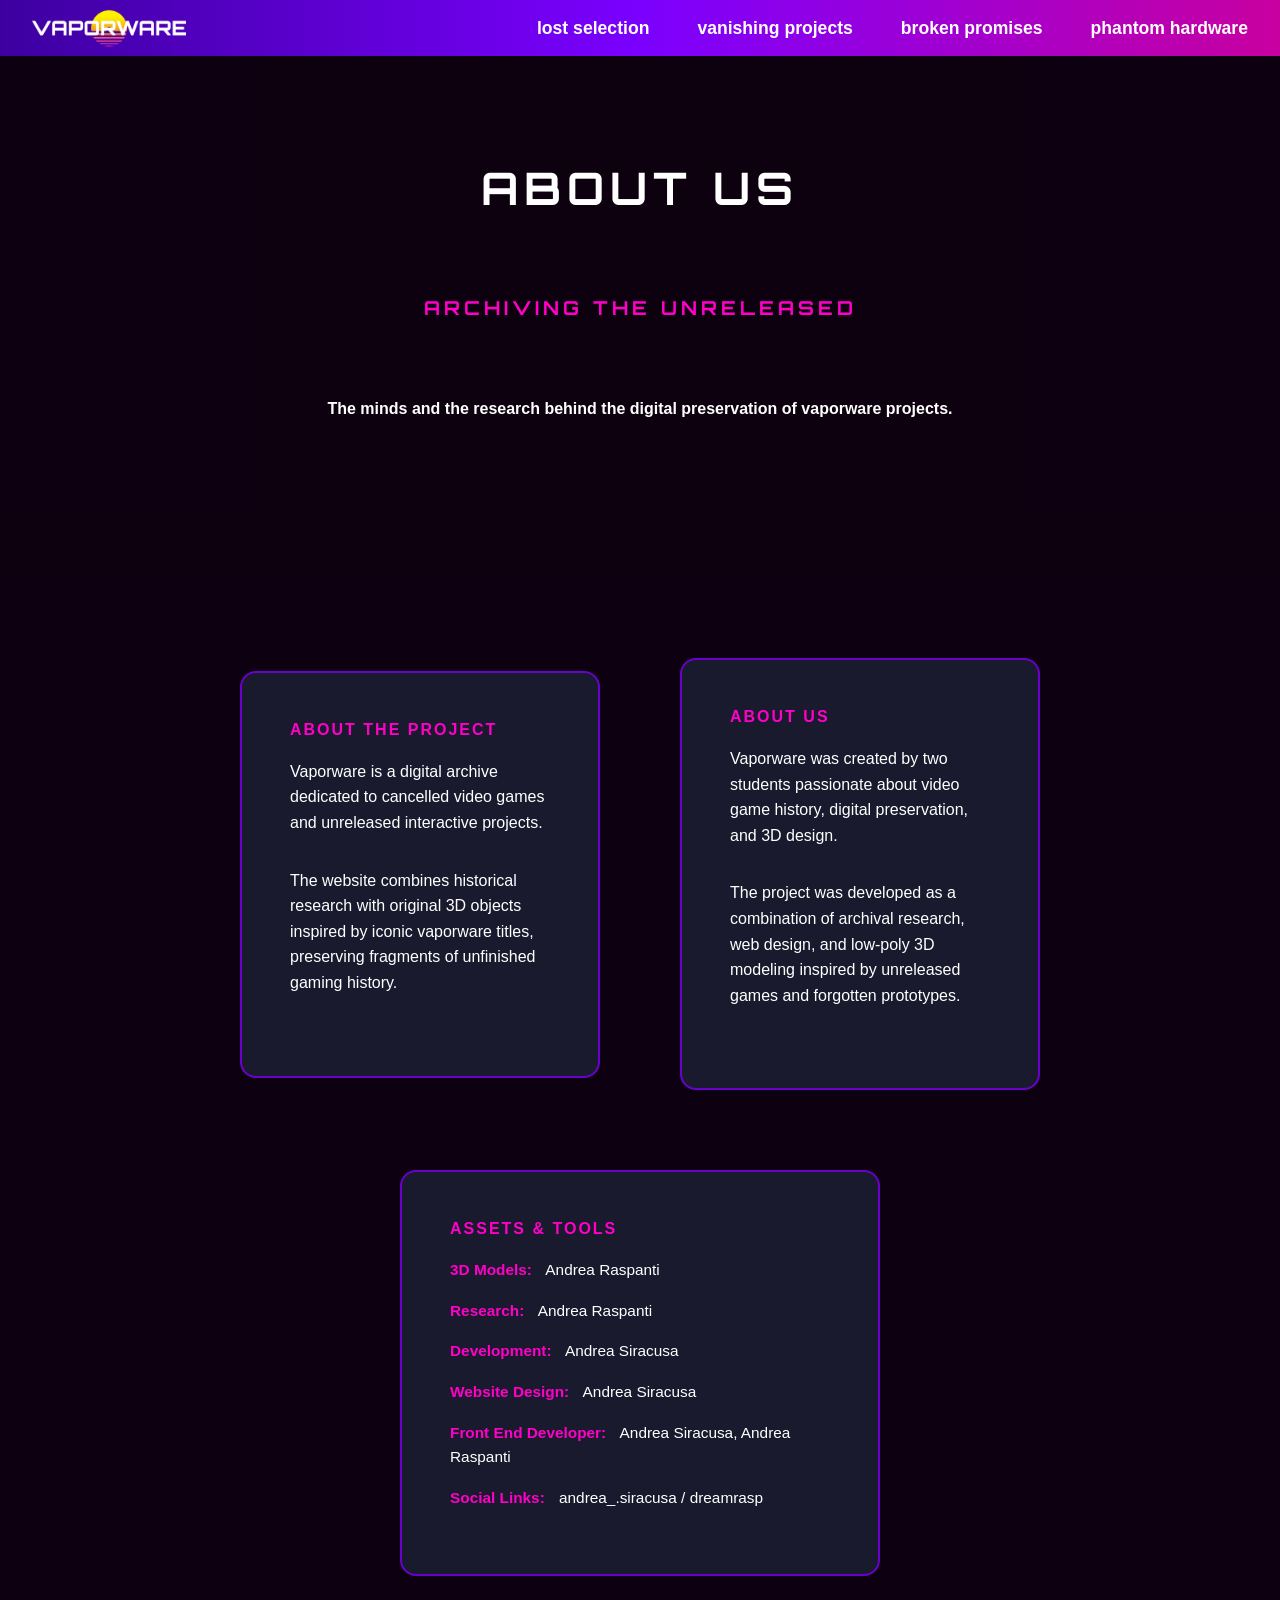
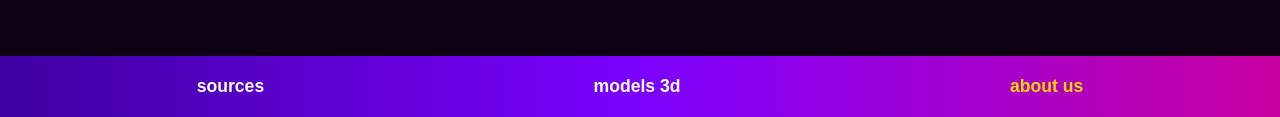
<file: about-us.html>
<!DOCTYPE html>
<html lang="it">

<head>
    <meta charset="UTF-8" />
    <meta name="viewport" content="width=device-width, initial-scale=1.0" />
    <title>ABOUT US – Vaporware</title>

    <link rel="preconnect" href="https://fonts.googleapis.com" />
    <link rel="preconnect" href="https://fonts.gstatic.com" crossorigin />
    <link href="https://fonts.googleapis.com/css2?family=Orbitron:wght@400;700;900&family=Share+Tech+Mono&display=swap"
        rel="stylesheet" />

    <link rel="stylesheet" href="style.css" />
</head>

<body>

    <nav class="navbar">
        <a href="index.html" class="navbar__logo">
            <img src="img/logo-vaporware.png" alt="Vaporware logo" />
        </a>

        <ul class="navbar__menu">
            <li><a href="index.html">lost selection</a></li>
            <li><a href="vanishing-projects.html">vanishing projects</a></li>
            <li><a href="broken-promises.html">broken promises</a></li>
            <li><a href="phantom-hardware.html">phantom hardware</a></li>
        </ul>
    </nav>

    <section class="vanishing-hero">
        <h1>ABOUT US</h1>
        <h2>ARCHIVING THE UNRELEASED</h2>
        <p>The minds and the research behind the digital preservation of vaporware projects.</p>
    </section>

    <main class="project">

        <div class="contenuto-project about-grid">
            <div class="colonna-info">
                <h3>ABOUT THE PROJECT</h3>
                <p>Vaporware is a digital archive dedicated to cancelled video games and unreleased interactive
                    projects.</p>
                <p>The website combines historical research with original 3D objects inspired by iconic
                    vaporware
                    titles, preserving fragments of unfinished gaming history.</p>
            </div>

            <div class="colonna-info">
                <h3>ABOUT US</h3>
                <p>Vaporware was created by two students passionate about video game history, digital
                    preservation,
                    and
                    3D design.</p>
                <p>The project was developed as a combination of archival research, web design, and low-poly
                    3D
                    modeling
                    inspired by unreleased games and forgotten prototypes.</p>
            </div>

            <div class="colonna-info">
                <h3>ASSETS & TOOLS</h3>
                <div class="scheda-credits">
                    <ul>
                        <li><strong>3D Models:</strong> Andrea Raspanti</li>
                        <li><strong>Research:</strong> Andrea Raspanti</li>
                        <li><strong>Development:</strong> Andrea Siracusa</li>
                        <li><strong>Website Design:</strong> Andrea Siracusa</li>
                        <li><strong>Front End Developer:</strong> Andrea Siracusa, Andrea Raspanti</li>
                        <li><strong>Social Links:</strong> andrea_.siracusa / dreamrasp</li>
                    </ul>
                </div>
            </div>
        </div>

    </main>


    <footer class="footer">
        <a class="footer__link" href="sources.html">sources</a>
        <a class="footer__link" href="3DModels.html">models 3d</a>
        <a class="footer__link active" href="about-us.html">about us</a>
    </footer>

</body>

</html>
</file>
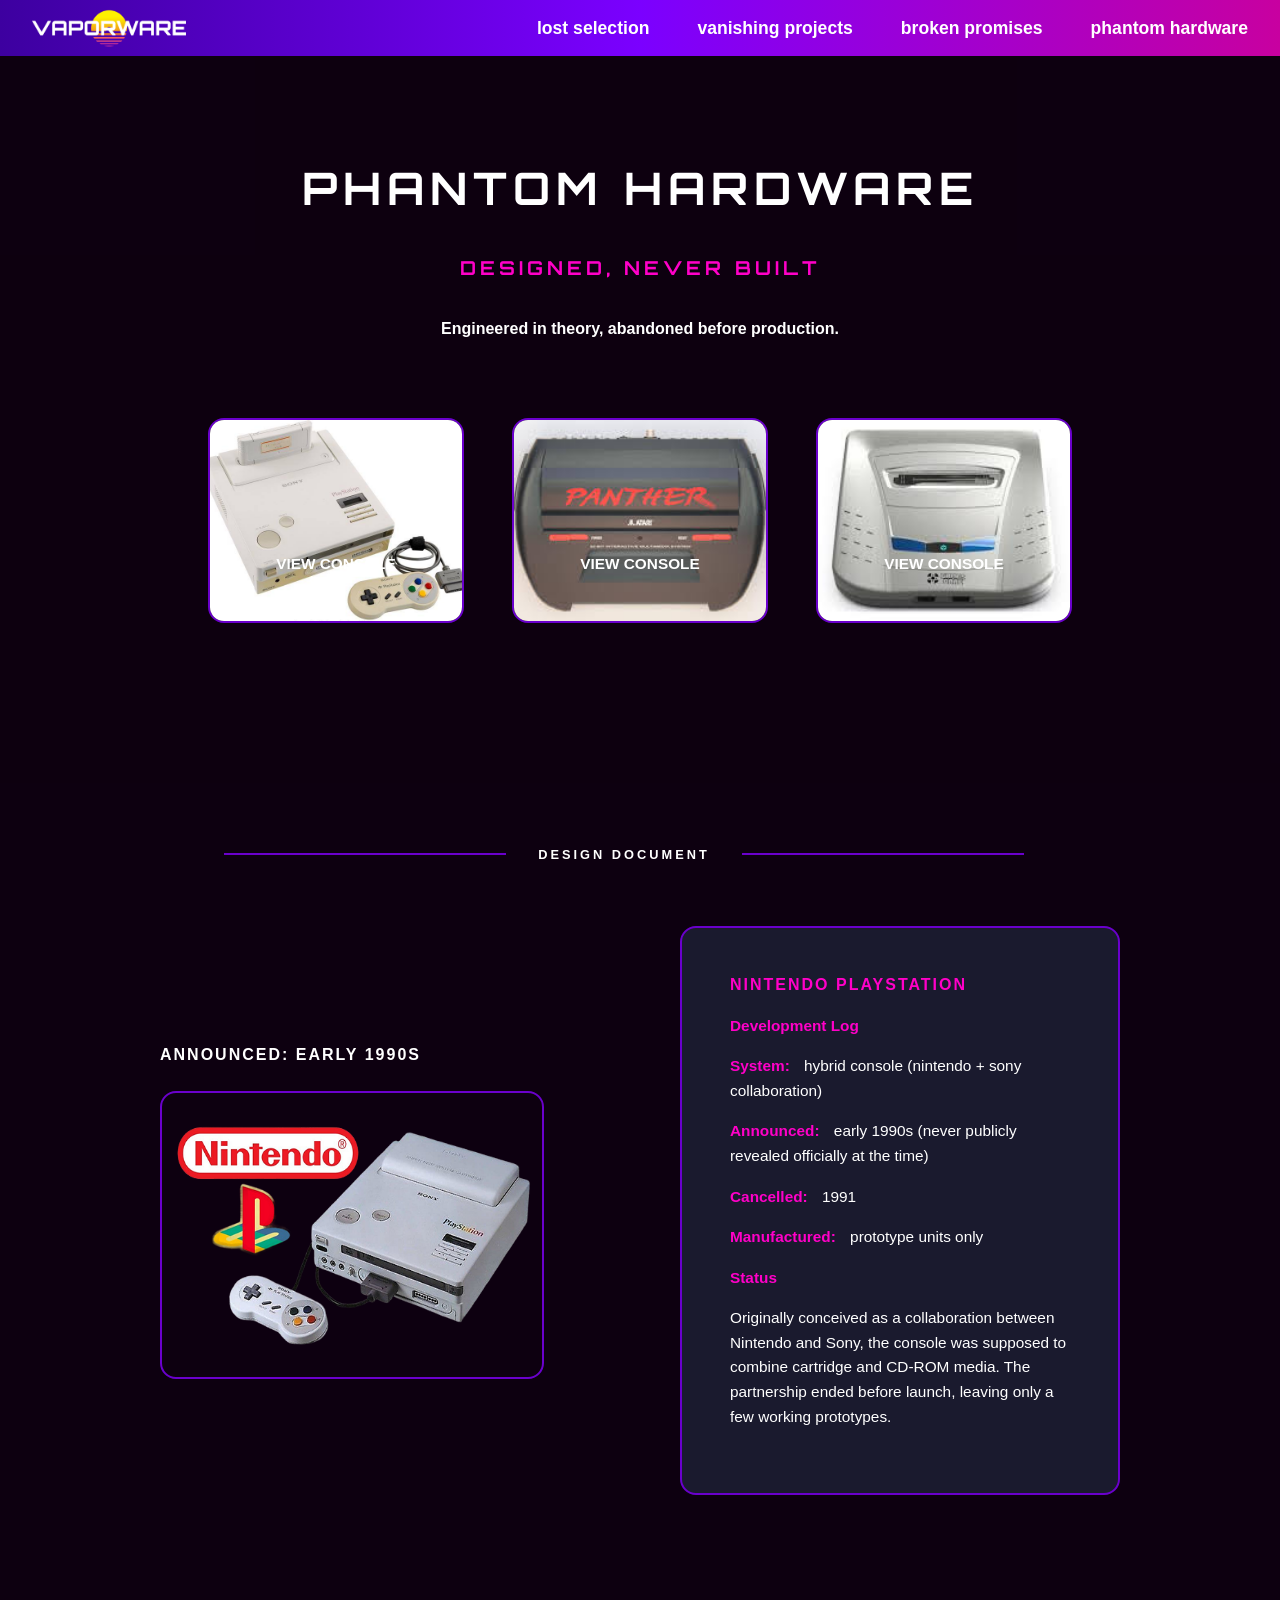
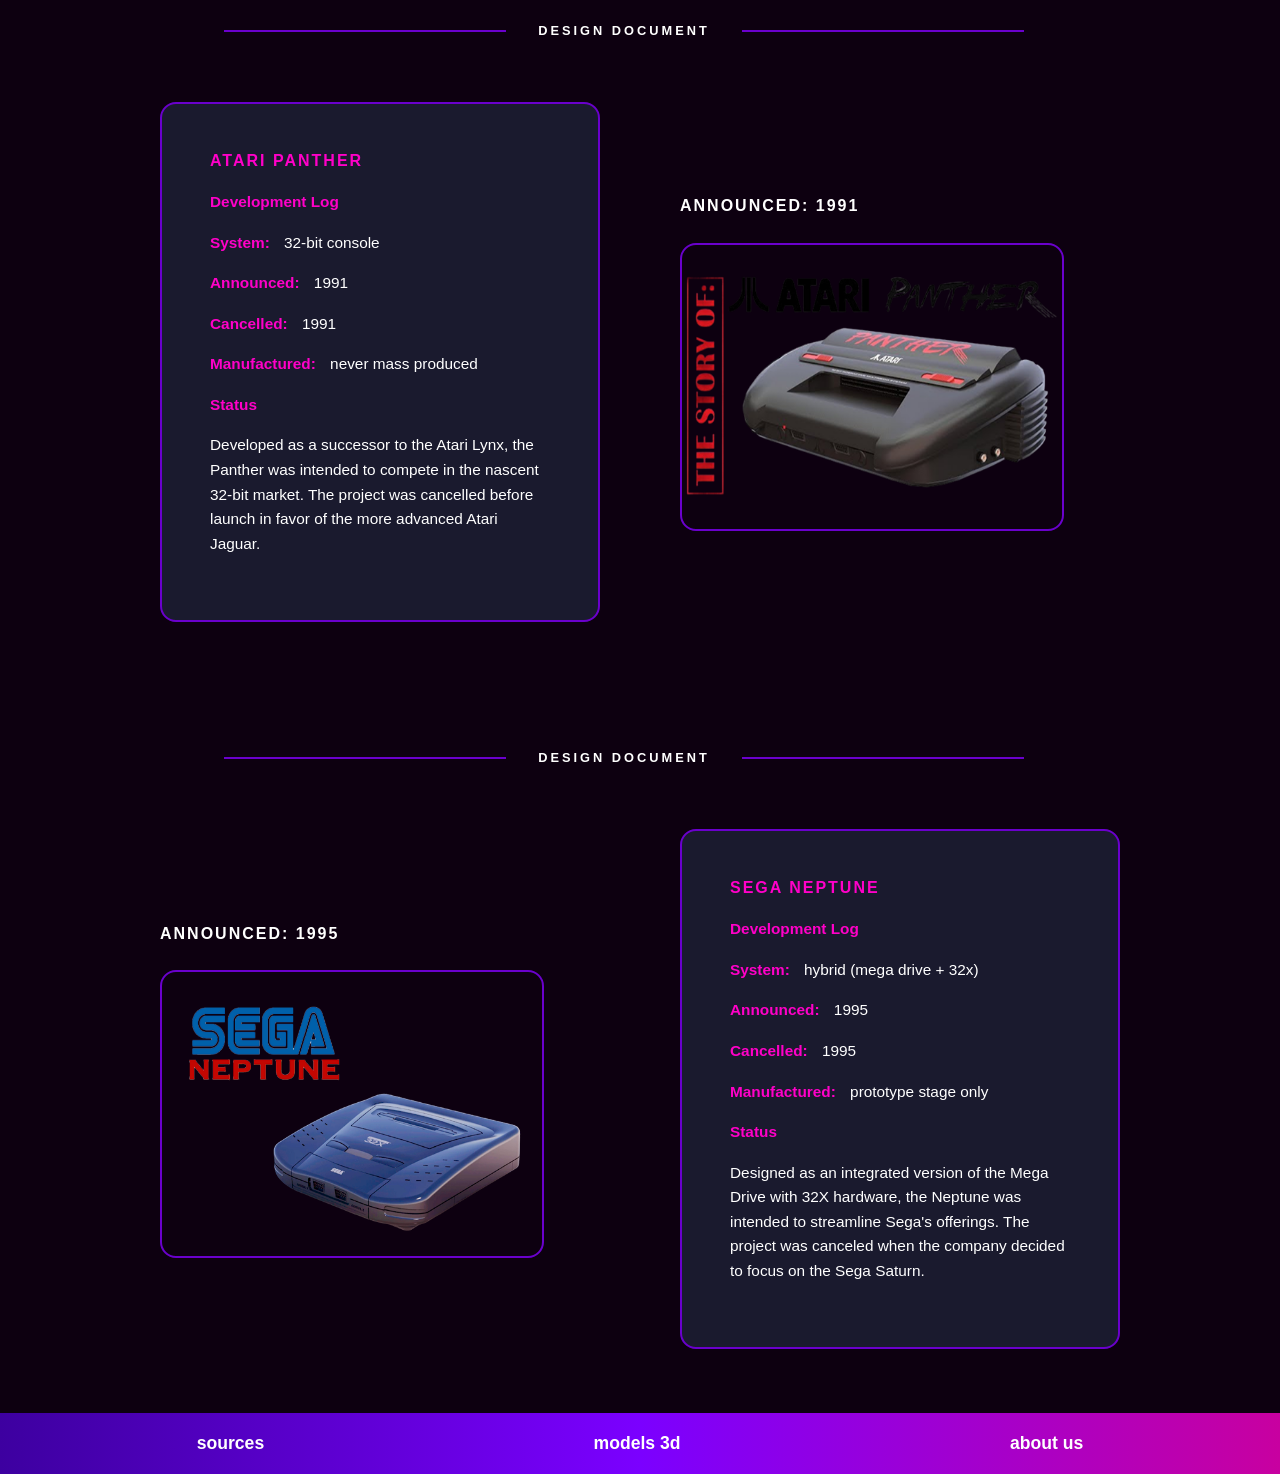
<file: phantom-hardware.html>
<!DOCTYPE html>
<html lang="it">

<head>
    <meta charset="UTF-8" />
    <meta name="viewport" content="width=device-width, initial-scale=1.0" />
    <title>PHANTOM HARDWARE – Vaporware</title>

    <link rel="preconnect" href="https://fonts.googleapis.com" />
    <link rel="preconnect" href="https://fonts.gstatic.com" crossorigin />
    <link href="https://fonts.googleapis.com/css2?family=Orbitron:wght@400;700;900&family=Share+Tech+Mono&display=swap"
        rel="stylesheet" />

    <link rel="stylesheet" href="style.css" />
</head>

<body>

    <nav class="navbar">
        <a href="index.html" class="navbar__logo">
            <img src="img/logo-vaporware.png" alt="Vaporware logo" />
        </a>

        <ul class="navbar__menu">
            <li><a href="index.html">lost selection</a></li>
            <li><a href="vanishing-projects.html">vanishing projects</a></li>
            <li><a href="broken-promises.html">broken promises</a></li>
            <li><a href="phantom-hardware.html" class="active">phantom hardware</a></li>
        </ul>
    </nav>

    <section class="vanishing-hero">
        <div class="testo-hero">
            <h1>PHANTOM HARDWARE</h1>
            <h2>DESIGNED, NEVER BUILT</h2>
            <p>Engineered in theory, abandoned before production.</p>
        </div>

        <div class="anteprime">
            <div class="card-anteprima">
                <img src="img/nintendo-playstation.jpg" alt="Nintendo PlayStation">
                <a href="#nintendo-ps" class="bottone">View Console</a>
            </div>
            <div class="card-anteprima">
                <img src="img/atari-panther.jpg" alt="Atari Panther">
                <a href="#atari-panther" class="bottone">View Console</a>
            </div>
            <div class="card-anteprima">
                <img src="img/sega-neptune.jpg" alt="Sega Neptune">
                <a href="#sega-neptune" class="bottone">View Console</a>
            </div>
        </div>
    </section>

    <section class="project-console" id="nintendo-ps">
        <div class="line">Design Document</div>

        <div class="contenuto-project">
            <div class="colonna-media">
                <p class="data-annuncio">Announced: early 1990s</p>
                <img src="img/nintendo-playstation.png" alt="Nintendo PlayStation">
            </div>

            <div class="colonna-info">
                <h3>Nintendo PlayStation</h3>
                <ul>
                    <li class="sezione-log"><strong>development log</strong></li>
                    <li><strong>system:</strong> hybrid console (nintendo + sony collaboration)</li>
                    <li><strong>announced:</strong> early 1990s (never publicly revealed officially at the time)</li>
                    <li><strong>cancelled:</strong> 1991</li>
                    <li><strong>manufactured:</strong> prototype units only</li>

                    <li class="sezione-status"><strong>status</strong></li>
                    <li class="testo-status">Originally conceived as a collaboration between Nintendo and Sony, the
                        console was supposed to combine cartridge and CD-ROM media. The partnership ended before launch,
                        leaving only a few working prototypes.</li>
                </ul>
            </div>
        </div>
    </section>

    <section class="project-console" id="atari-panther">
        <div class="line">Design Document</div>

        <div class="contenuto-project inverso">
            <div class="colonna-media">
                <p class="data-annuncio">Announced: 1991</p>
                <img src="img/atari-panther.png" alt="Atari Panther">
            </div>

            <div class="colonna-info">
                <h3>Atari Panther</h3>
                <ul>
                    <li class="sezione-log"><strong>development log</strong></li>
                    <li><strong>system:</strong> 32-bit console</li>
                    <li><strong>announced:</strong> 1991</li>
                    <li><strong>cancelled:</strong> 1991</li>
                    <li><strong>manufactured:</strong> never mass produced</li>

                    <li class="sezione-status"><strong>status</strong></li>
                    <li class="testo-status">Developed as a successor to the Atari Lynx, the Panther was intended to
                        compete in the nascent 32-bit market. The project was cancelled before launch in favor of the
                        more advanced Atari Jaguar.</li>
                </ul>
            </div>
        </div>
    </section>

    <section class="project-console" id="sega-neptune">
        <div class="line">Design Document</div>

        <div class="contenuto-project">
            <div class="colonna-media">
                <p class="data-annuncio">Announced: 1995</p>
                <img src="img/sega-neptune.png" alt="Sega Neptune">
            </div>

            <div class="colonna-info">
                <h3>Sega Neptune</h3>
                <ul>
                    <li class="sezione-log"><strong>development log</strong></li>
                    <li><strong>system:</strong> hybrid (mega drive + 32x)</li>
                    <li><strong>announced:</strong> 1995</li>
                    <li><strong>cancelled:</strong> 1995</li>
                    <li><strong>manufactured:</strong> prototype stage only</li>

                    <li class="sezione-status"><strong>status</strong></li>
                    <li class="testo-status">Designed as an integrated version of the Mega Drive with 32X hardware, the
                        Neptune was intended to streamline Sega's offerings. The project was canceled when the company
                        decided to focus on the Sega Saturn.</li>
                </ul>
            </div>
        </div>
    </section>

    <footer class="footer">
        <a class="footer__link" href="sources.html">sources</a>
        <a class="footer__link" href="3DModels.html">models 3d</a>
        <a class="footer__link" href="about-us.html">about us</a>
    </footer>

</body>

</html>
</file>
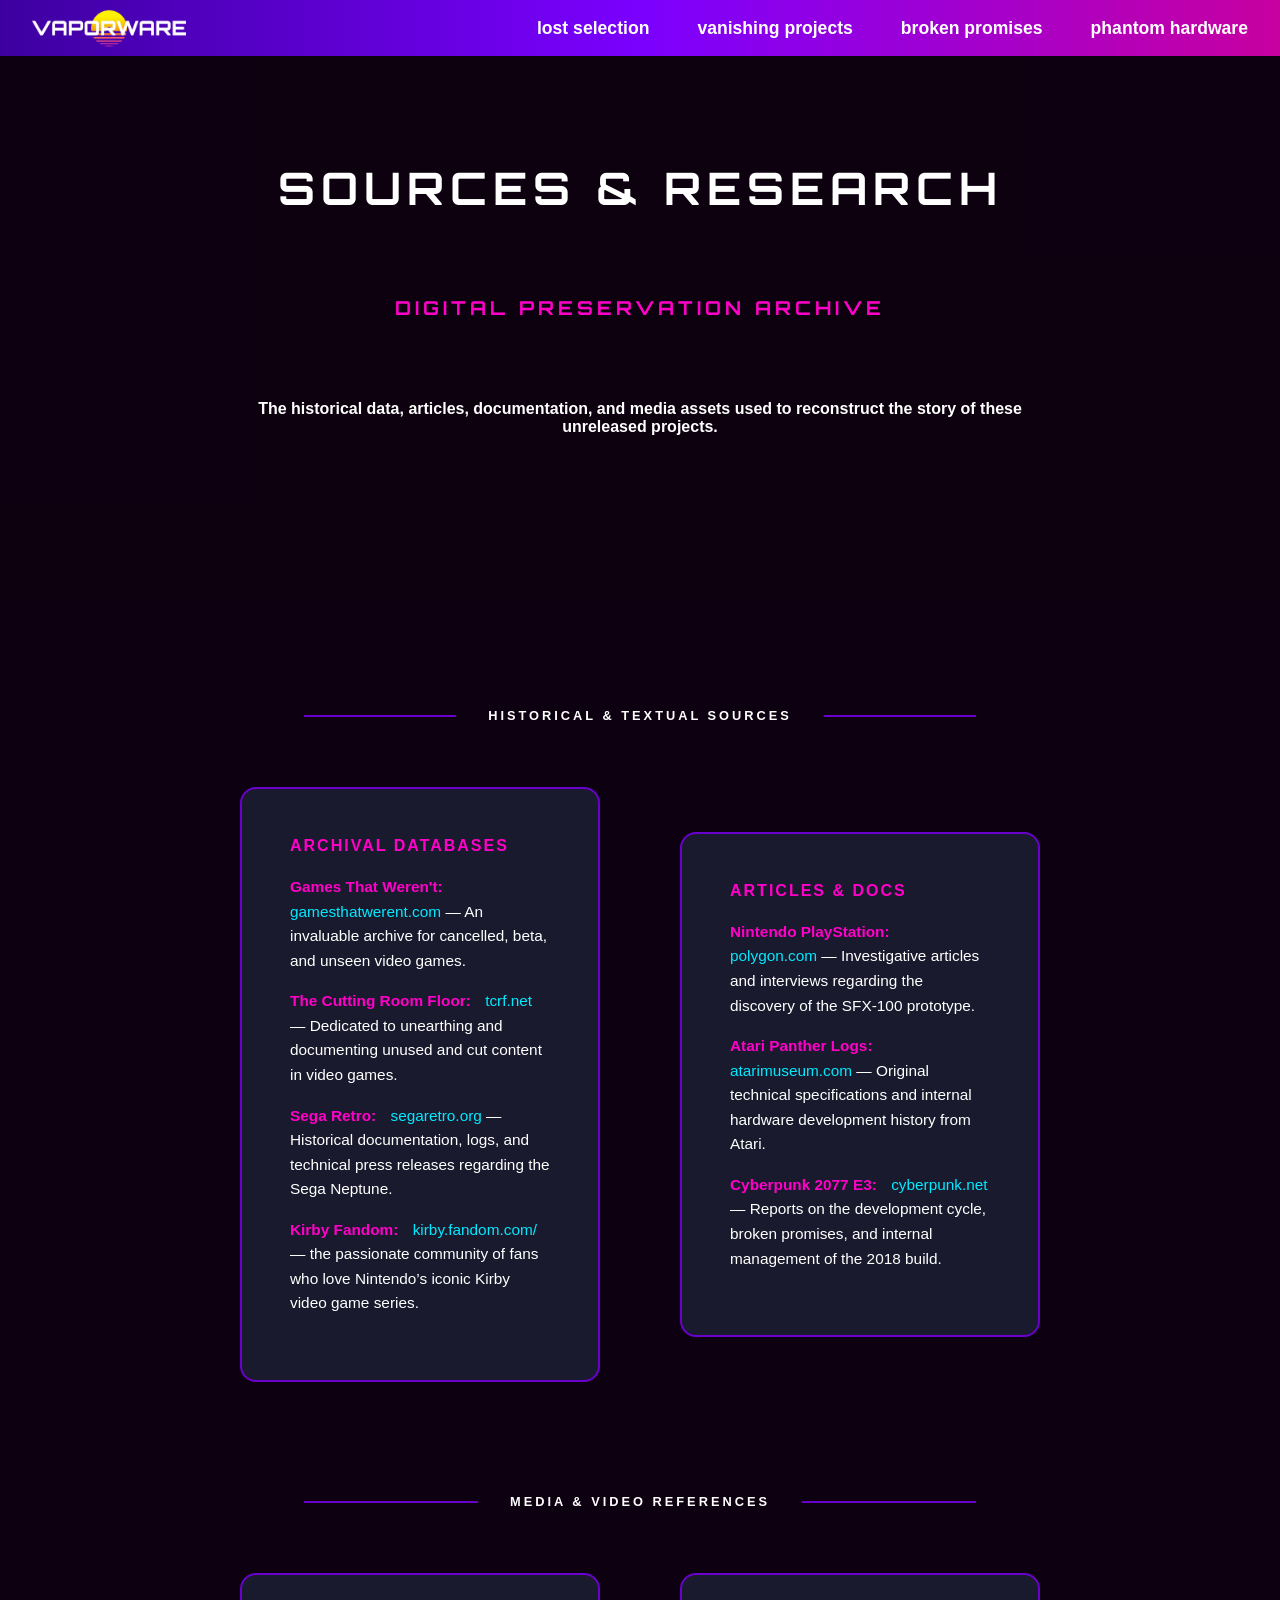
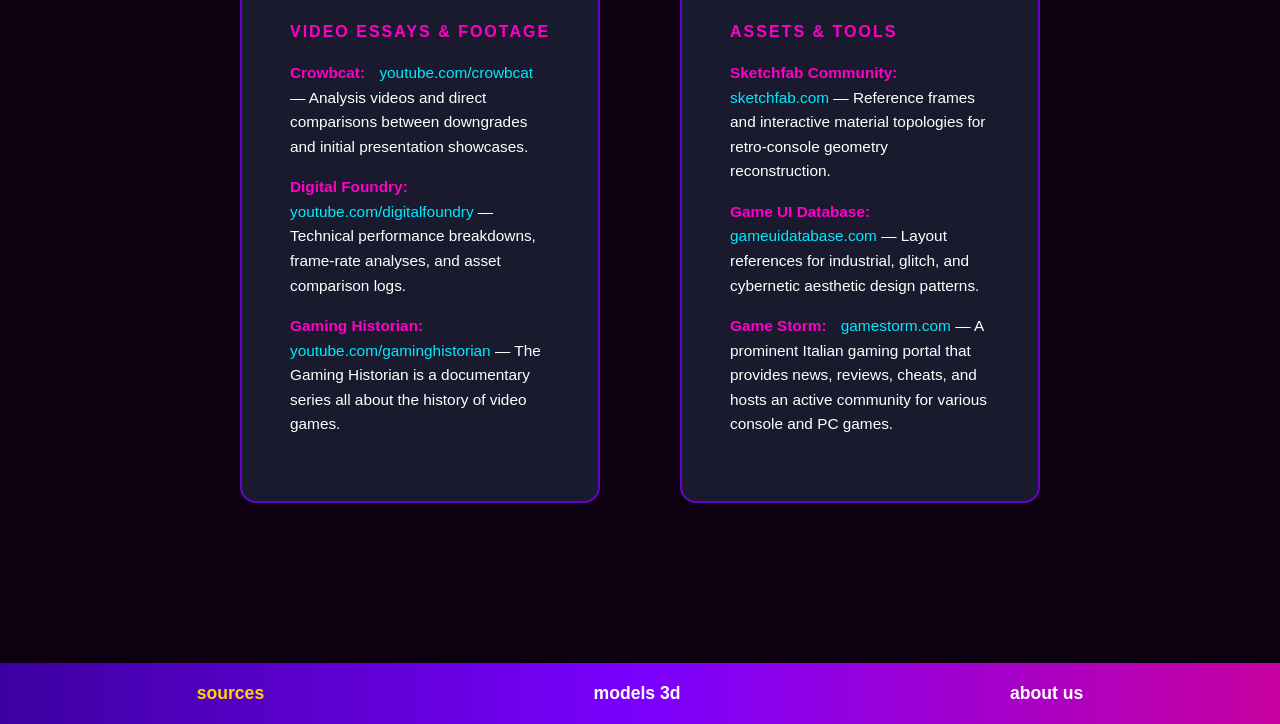
<file: sources.html>
<!DOCTYPE html>
<html lang="it">

<head>
    <meta charset="UTF-8" />
    <meta name="viewport" content="width=device-width, initial-scale=1.0" />
    <title>SOURCES & RESEARCH – Vaporware</title>

    <link rel="preconnect" href="https://fonts.googleapis.com" />
    <link rel="preconnect" href="https://fonts.gstatic.com" crossorigin />
    <link href="https://fonts.googleapis.com/css2?family=Orbitron:wght@400;700;900&family=Share+Tech+Mono&display=swap"
        rel="stylesheet" />

    <link rel="stylesheet" href="style.css" />
</head>

<body>

    <nav class="navbar">
        <a href="index.html" class="navbar__logo">
            <img src="img/logo-vaporware.png" alt="Vaporware logo" />
        </a>

        <ul class="navbar__menu">
            <li><a href="index.html">lost selection</a></li>
            <li><a href="vanishing-projects.html">vanishing projects</a></li>
            <li><a href="broken-promises.html">broken promises</a></li>
            <li><a href="phantom-hardware.html">phantom hardware</a></li>
        </ul>
    </nav>

    <section class="vanishing-hero">
        <h1>SOURCES & RESEARCH</h1>
        <h2>DIGITAL PRESERVATION ARCHIVE</h2>
        <p>The historical data, articles, documentation, and media assets used to reconstruct the story of these
            unreleased projects.</p>
    </section>

    <main class="project">

        <div class="line">HISTORICAL & TEXTUAL SOURCES</div>

        <div class="contenuto-project" style="margin-bottom: 5rem;">
            <div class="colonna-info">
                <h3>ARCHIVAL DATABASES</h3>
                <ul>
                    <li><strong>Games That Weren't:</strong> <a href="https://www.gamesthatwerent.com/cancelled-games/"
                            target="_blank" class="link-fonte">gamesthatwerent.com</a> — An invaluable archive for
                        cancelled, beta, and unseen
                        video games.</li>
                    <li><strong>The Cutting Room Floor:</strong> <a href="https://tcrf.net" target="_blank"
                            class="link-fonte">tcrf.net</a> — Dedicated to unearthing and documenting unused and cut
                        content in video games.</li>
                    <li><strong>Sega Retro:</strong> <a href="https://segaretro.org" target="_blank"
                            class="link-fonte">segaretro.org</a> — Historical documentation, logs, and technical press
                        releases regarding the Sega Neptune.</li>
                    <li><strong>Kirby Fandom:</strong> <a href="https://kirby.fandom.com/wiki/Kid_Kirby" target="_blank"
                            class="link-fonte">kirby.fandom.com/</a> — the passionate community of fans who love
                        Nintendo’s
                        iconic Kirby video game series.</li>
                </ul>
            </div>

            <div class="colonna-info">
                <h3>ARTICLES & DOCS</h3>
                <ul>
                    <li><strong>Nintendo PlayStation:</strong> <a href="https://www.polygon.com" target="_blank"
                            class="link-fonte">polygon.com</a> — Investigative articles and interviews regarding the
                        discovery of the SFX-100 prototype.</li>
                    <li><strong>Atari Panther Logs:</strong> <a
                            href="https://www.gamecompass.it/tag/atari-panther?print=print-search" target="_blank"
                            class="link-fonte">atarimuseum.com</a> — Original technical specifications and internal
                        hardware development history from Atari.</li>
                    <li><strong>Cyberpunk 2077 E3:</strong> <a
                            href="https://www.cyberpunk.net/it/news/21182/cyberpunk-2077-e3-2018-trailer-frame-per-frame-ep01"
                            target="_blank" class="link-fonte">cyberpunk.net</a> — Reports on the development cycle,
                        broken promises,
                        and internal management of the 2018 build.</li>
                </ul>
            </div>
        </div>

        <div class="line">MEDIA & VIDEO REFERENCES</div>

        <div class="contenuto-project" style="margin-bottom: 5rem;">
            <div class=" colonna-info">
                <h3>VIDEO ESSAYS & FOOTAGE</h3>
                <ul>
                    <li><strong>Crowbcat:</strong> <a href="https://www.youtube.com/@crowbcat" target="_blank"
                            class="link-fonte">youtube.com/crowbcat</a> — Analysis videos and direct comparisons between
                        downgrades and initial presentation showcases.</li>
                    <li><strong>Digital Foundry:</strong> <a href="https://www.youtube.com/@DigitalFoundry"
                            target="_blank" class="link-fonte">youtube.com/digitalfoundry</a> — Technical performance
                        breakdowns,
                        frame-rate analyses, and asset comparison logs.</li>
                    <li><strong>Gaming Historian:</strong> <a href="https://www.youtube.com/@GamingHistorian"
                            target="_blank" class="link-fonte">youtube.com/gaminghistorian</a> — The Gaming Historian is
                        a
                        documentary series all about the history of video games.</li>
                </ul>
            </div>

            <div class="colonna-info">
                <h3>ASSETS & TOOLS</h3>
                <ul>
                    <li><strong>Sketchfab Community:</strong> <a href="https://sketchfab.com" target="_blank"
                            class="link-fonte">sketchfab.com</a> — Reference frames and interactive material topologies
                        for retro-console geometry reconstruction.</li>
                    <li><strong>Game UI Database:</strong> <a href="https://www.gameuidatabase.com" target="_blank"
                            class="link-fonte">gameuidatabase.com</a> — Layout references for industrial, glitch, and
                        cybernetic aesthetic design patterns.</li>
                    <li><strong>Game Storm:</strong> <a href="https://www.gamestorm.it/copertine/ALL/ALL/1"
                            target="_blank" class="link-fonte">gamestorm.com</a> — A prominent Italian gaming portal
                        that provides news,
                        reviews, cheats, and hosts an active community for various console and PC games.</li>
                </ul>
            </div>
        </div>

    </main>

    <footer class="footer">
        <a class="footer__link active" href="sources.html">sources</a>
        <a class="footer__link" href="3DModels.html">models 3d</a>
        <a class="footer__link" href="about-us.html">about us</a>
    </footer>

</body>

</html>
</file>
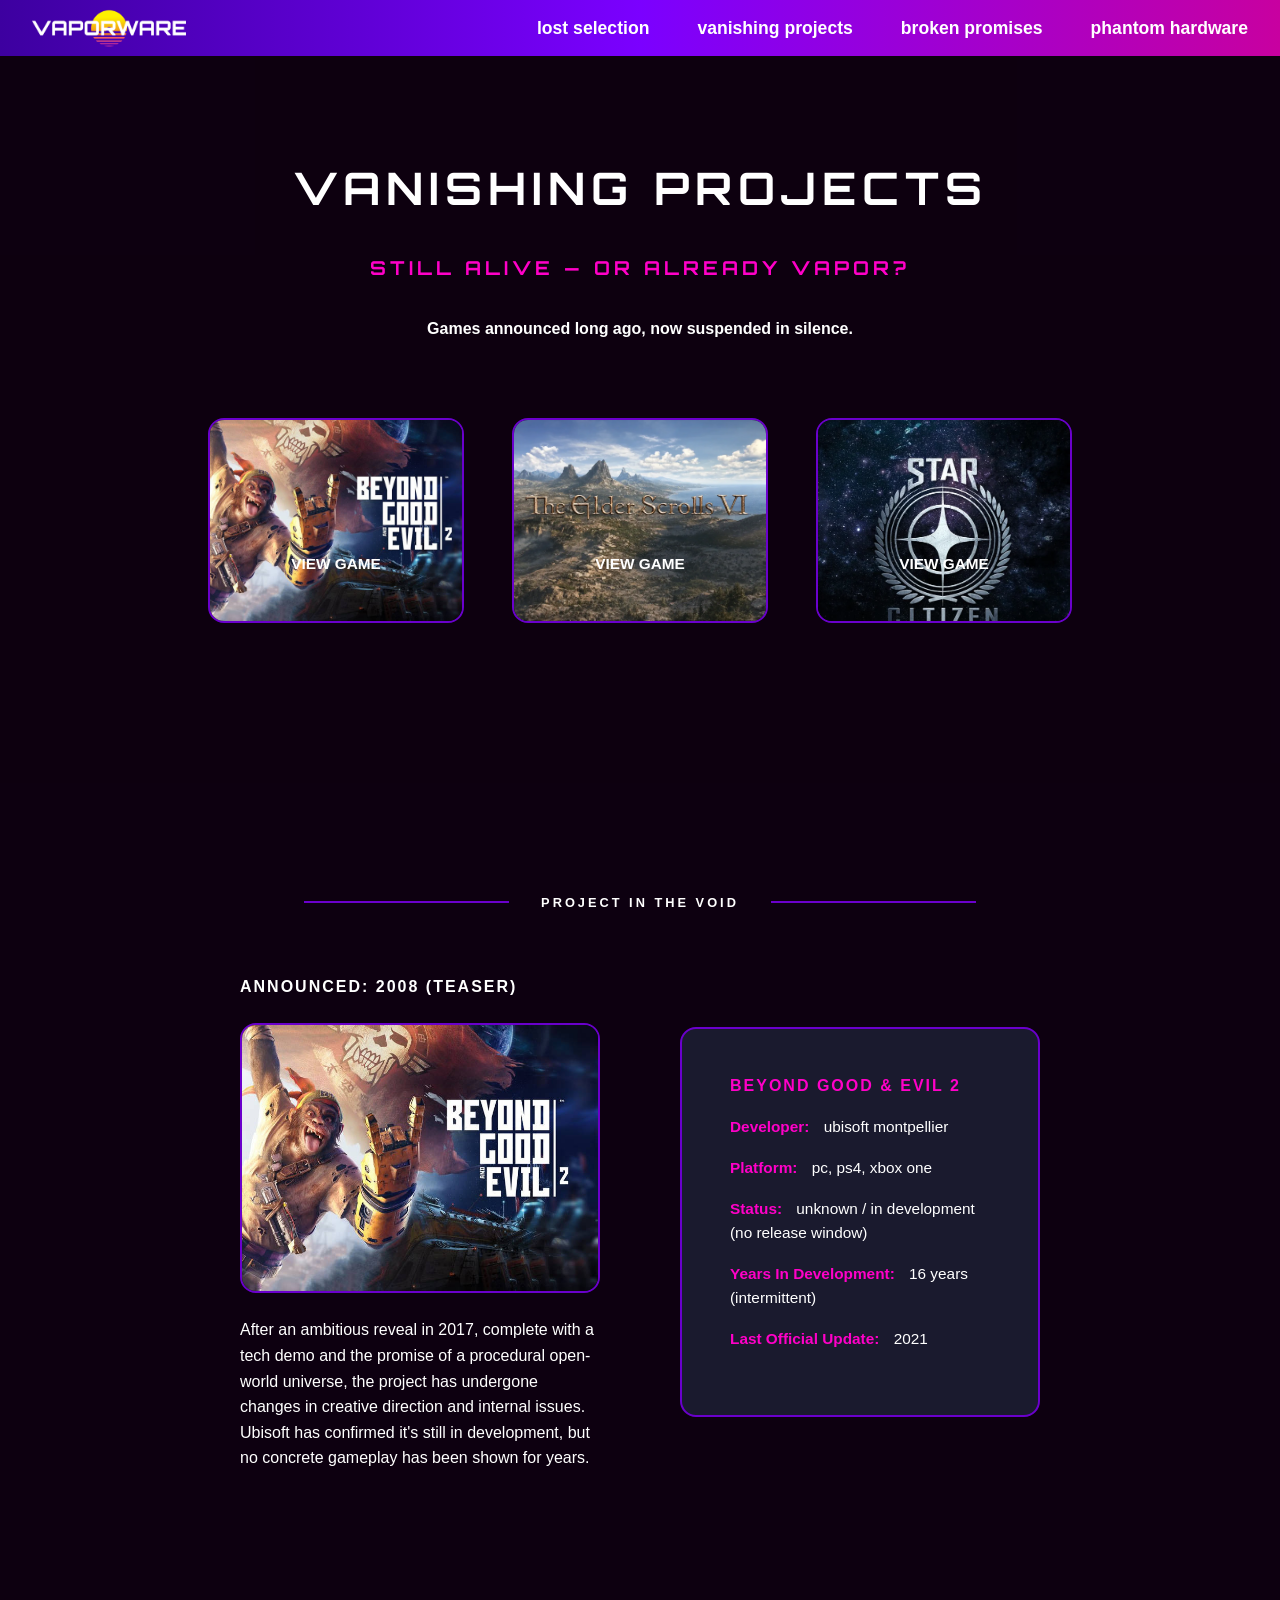
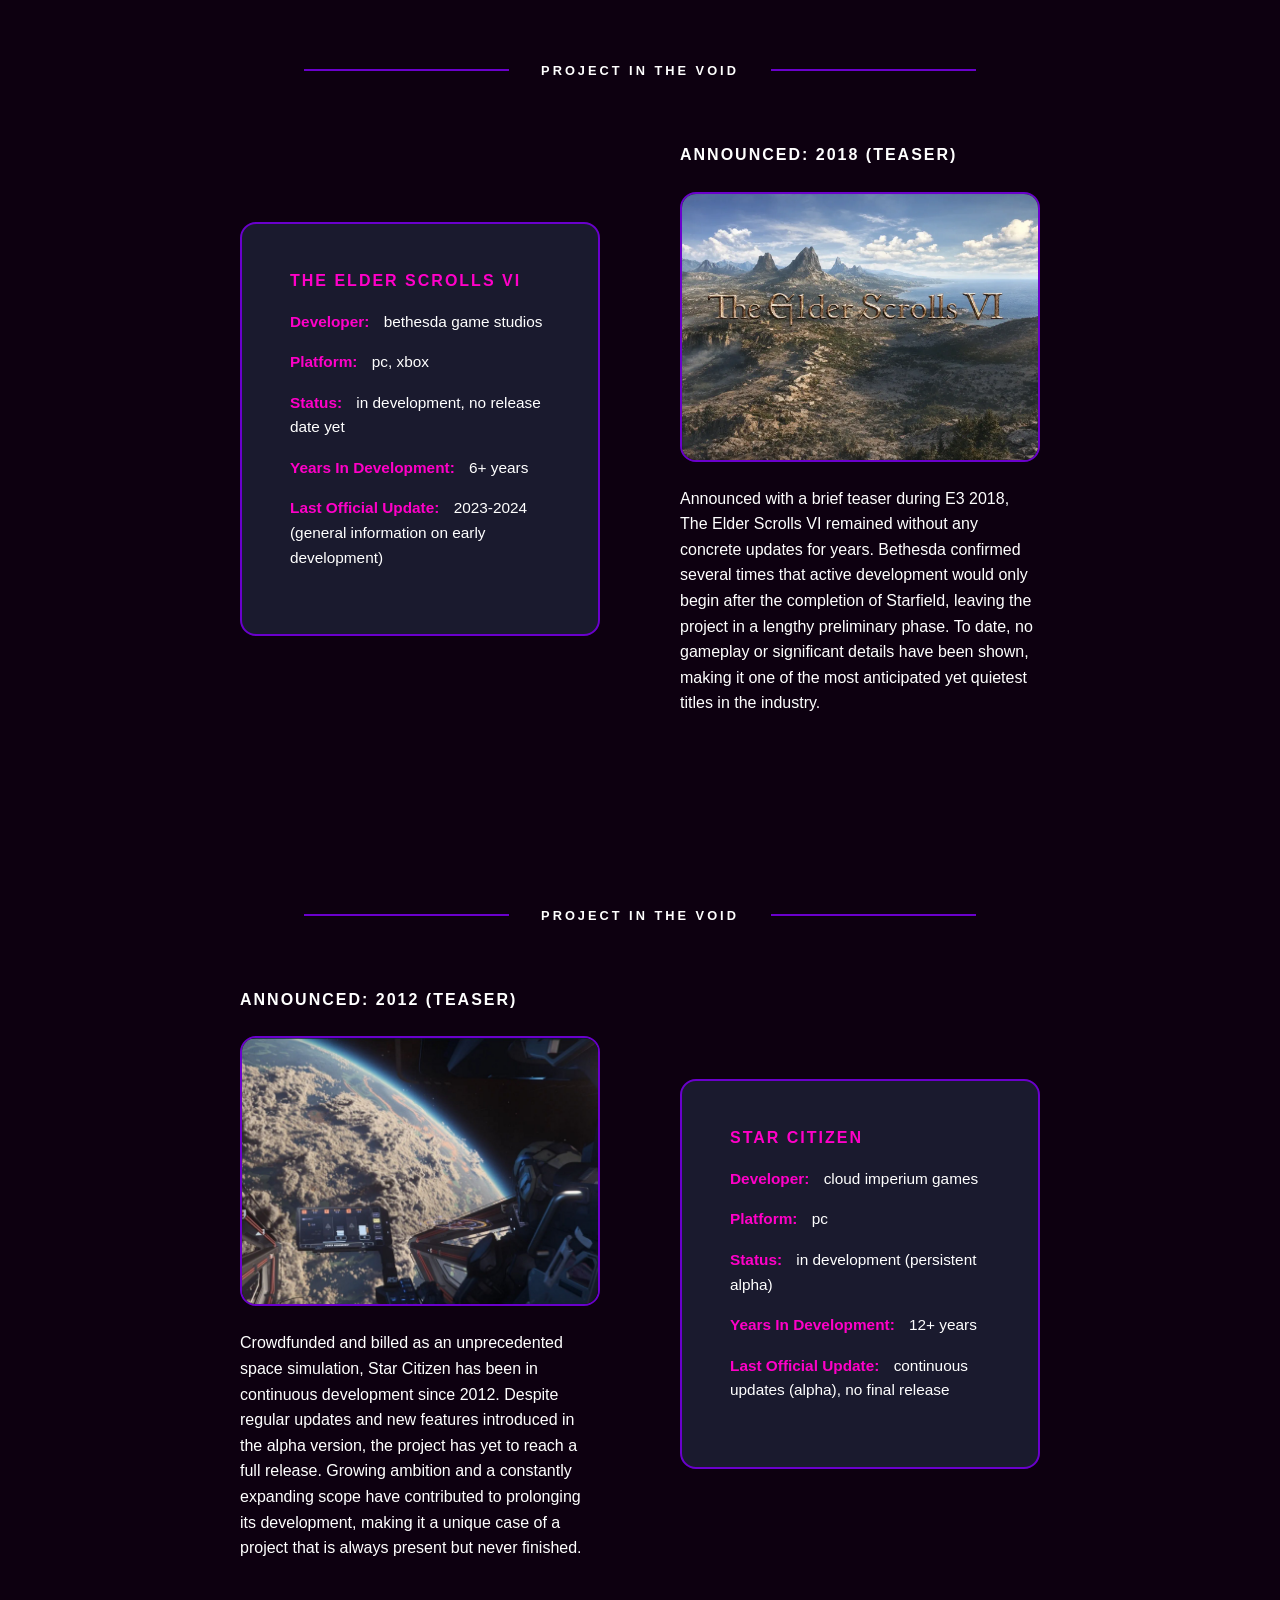
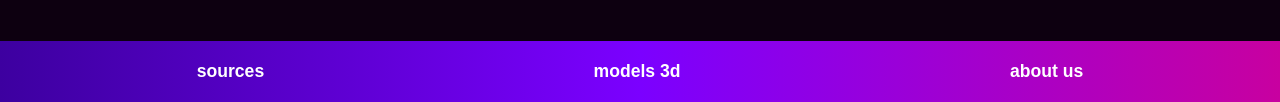
<file: vanishing-projects.html>
<!DOCTYPE html>
<html lang="it">

<head>
    <meta charset="UTF-8" />
    <meta name="viewport" content="width=device-width, initial-scale=1.0" />
    <title>VANISHING PROJECTS – Vaporware</title>

    <link rel="preconnect" href="https://fonts.googleapis.com" />
    <link rel="preconnect" href="https://fonts.gstatic.com" crossorigin />
    <link href="https://fonts.googleapis.com/css2?family=Orbitron:wght@400;700;900&family=Share+Tech+Mono&display=swap"
        rel="stylesheet" />

    <link rel="stylesheet" href="style.css" />
</head>

<body>

    <nav class="navbar">
        <a href="index.html" class="navbar__logo">
            <img src="img/logo-vaporware.png" alt="Vaporware logo" />
        </a>

        <ul class="navbar__menu">
            <li><a href="index.html">lost selection</a></li>
            <li><a href="vanishing-projects.html" class="active">vanishing projects</a></li>
            <li><a href="broken-promises.html">broken promises</a></li>
            <li><a href="phantom-hardware.html">phantom hardware</a></li>
        </ul>
    </nav>

    <section class="vanishing-hero">
        <div class="testo-hero">
            <h1>VANISHING PROJECTS</h1>
            <h2>STILL ALIVE — OR ALREADY VAPOR?</h2>
            <p>Games announced long ago, now suspended in silence.</p>
        </div>

        <div class="anteprime">
            <div class="card-anteprima">
                <img src="img/beyond.jpg" alt="Beyond Good & Evil 2">
                <a href="#beyond" class="bottone">View Game</a>
            </div>
            <div class="card-anteprima">
                <img src="img/tes6.webp" alt="The Elder Scrolls VI">
                <a href="#tes6" class="bottone">View Game</a>
            </div>
            <div class="card-anteprima">
                <img src="img/star-citizen.webp" alt="Star Citizen">
                <a href="#starcitizen" class="bottone">View Game</a>
            </div>
        </div>
    </section>

    <section class="project" id="beyond">
        <div class="line">Project in the void</div>

        <div class="contenuto-project">
            <div class="colonna-media">
                <p class="data-annuncio">Announced: 2008 (Teaser)</p>
                <img src="img/beyond.jpg" alt="Beyond Good & Evil 2">
                <p>After an ambitious reveal in 2017, complete with a tech demo and the promise of a procedural
                    open-world universe, the project has undergone changes in creative direction and internal issues.
                    Ubisoft has confirmed it's still in development, but no concrete gameplay has been shown for years.
                </p>
            </div>

            <div class="colonna-info">
                <h3>Beyond Good & Evil 2</h3>
                <ul>
                    <li><strong>developer:</strong> ubisoft montpellier</li>
                    <li><strong>platform:</strong> pc, ps4, xbox one</li>
                    <li><strong>status:</strong> unknown / in development (no release window)</li>
                    <li><strong>years in development:</strong> 16 years (intermittent)</li>
                    <li><strong>last official update:</strong> 2021</li>
                </ul>
            </div>
        </div>
    </section>

    <section class="project" id="tes6">
        <div class="line">Project in the void</div>

        <div class="contenuto-project inverso">
            <div class="colonna-media">
                <p class="data-annuncio">Announced: 2018 (Teaser)</p>
                <img src="img/tes6.webp" alt="The Elder Scrolls VI">
                <p>Announced with a brief teaser during E3 2018, The Elder Scrolls VI remained without any concrete
                    updates for years. Bethesda confirmed several times that active development would only begin after
                    the completion of Starfield, leaving the project in a lengthy preliminary phase. To date, no
                    gameplay or significant details have been shown, making it one of the most anticipated yet quietest
                    titles in the industry.</p>
            </div>

            <div class="colonna-info">
                <h3>The Elder Scrolls VI</h3>
                <ul>
                    <li><strong>developer:</strong> bethesda game studios</li>
                    <li><strong>platform:</strong> pc, xbox</li>
                    <li><strong>status:</strong> in development, no release date yet</li>
                    <li><strong>years in development:</strong> 6+ years</li>
                    <li><strong>last official update:</strong> 2023-2024 (general information on early development)</li>
                </ul>
            </div>
        </div>
    </section>

    <section class="project" id="starcitizen">
        <div class="line">Project in the void</div>

        <div class="contenuto-project">
            <div class="colonna-media">
                <p class="data-annuncio">Announced: 2012 (Teaser)</p>
                <img src="img/star-citizen.jpg" alt="Star Citizen">
                <p>Crowdfunded and billed as an unprecedented space simulation, Star Citizen has been in continuous
                    development since 2012. Despite regular updates and new features introduced in the alpha version,
                    the project has yet to reach a full release. Growing ambition and a constantly expanding scope have
                    contributed to prolonging its development, making it a unique case of a project that is always
                    present but never finished.</p>
            </div>

            <div class="colonna-info">
                <h3>Star Citizen</h3>
                <ul>
                    <li><strong>developer:</strong> cloud imperium games</li>
                    <li><strong>platform:</strong> pc</li>
                    <li><strong>status:</strong> in development (persistent alpha)</li>
                    <li><strong>years in development:</strong> 12+ years</li>
                    <li><strong>last official update:</strong> continuous updates (alpha), no final release</li>
                </ul>
            </div>
        </div>
    </section>

    <footer class="footer">
        <a class="footer__link" href="sources.html">sources</a>
        <a class="footer__link" href="3DModels.html">models 3d</a>
        <a class="footer__link" href="about-us.html">about us</a>
    </footer>

    <script>
        const logo = document.querySelector('.navbar__logo');
        let atTop = true;

        window.addEventListener('scroll', () => {
            atTop = window.scrollY < 50;
        });

        logo.addEventListener('click', (e) => {
            e.preventDefault();
            if (atTop) {
                window.location.href = 'lost-selection.html';
            } else {
                window.scrollTo({ top: 0, behavior: 'smooth' });
            }
        });
    </script>

</body>

</html>
</file>
<file: style.css>
/* VARIABILI CSS */

:root {
    --color-bg: #0d0010;
    --color-purple: #7b00ff;
    --color-magenta: #ff00c8;
    --color-cyan: #00eaff;
    --color-yellow: #ffd600;
    --color-white: #ffffff;
    --color-card-bg: #1a1a2e;
    --color-stroke: #6a00cc;

    /* Gradiente usato sia nella navbar che nel footer */
    --gradient-bar: linear-gradient(90deg, #3d00a0 0%, #7b00ff 50%, #c800a0 100%);

    --font-title: 'Orbitron', sans-serif;
    --font-body: Arial, sans-serif;

    --nav-height: 3.5rem;
    --transition: 0.3s ease;
}

/* RESET BASE */

* {
  margin: 0;
  padding: 0;
  box-sizing: border-box;
}

html {
    scroll-behavior: smooth;
}


body {
    font-family: Arial, sans-serif;
    color: var(--color-white);
    background-color: var(--color-bg);
    overflow-x: hidden;
}

img {
    display: block;
    max-width: 100%;
}

a {
    color: inherit;
    text-decoration: none;
}

/* NAVBAR */

.navbar {
    position: fixed;
    top: 0;
    left: 0;
    width: 100%;
    height: var(--nav-height);
    display: flex;
    align-items: center;
    justify-content: space-between;
    padding: 0 2rem;
    background: var(--gradient-bar);
    z-index: 100;
}

.navbar__logo img {
    height: 2.5rem;
    width: auto;
}

.navbar__logo:hover img {
    opacity: 0.7;
}

.navbar__menu {
    display: flex;
    gap: 3rem;
    list-style: none;
}

.navbar__menu a {
    font-weight: bold;
    font-size: clamp(0.9rem, 1.4vw, 1.1rem);;
}

.navbar__menu a:hover {
    color: var(--color-yellow);
}

.navbar__menu a .active {
    color: var(--color-yellow);
}

/* SECTION HERO */

/* immagine a tutto schermo */
.hero {
    position: relative;
    width: 100vw;
    height: 100vh;
    display: flex;
    align-items: center;
    justify-content: center;
}

.hero__bg {
    position: absolute;
    width: 100%;
    height: 100%;
    z-index: 1;
}

/* Overlay scuro sopra l'immagine per leggibilità del testo */
.hero::after {
    content: '';
    position: absolute;
    inset: 0;
    background: rgba(0, 0, 0, 0.7);
    z-index: 1;
}

.hero__content {
    z-index: 2;
    display: flex;
    flex-direction: column;
    align-items: center;
    text-align: center;
    gap: 3rem;
    padding: 0 23rem;
}

.hero__title {
    font-family: var(--font-title);
    font-size: clamp(1rem, 1.5vw, 1.5rem);
    font-weight: bold;
    letter-spacing: 4px;
}

/* Paragrafo con linee verticali ai lati tramite border-left e border-right */
.hero__paragraph {
    padding: 2rem;
    font-size: clamp(1rem, 1.2vw, 1.8rem);
    line-height: 1.6;
    border-left: 4px solid var(--color-white);
    border-right: 4px solid var(--color-white);
}

/* VIDEO DI SFONDO ANIMATO – sticky dopo la hero-image */

.video-bg {
    position: fixed;
    inset: 0;
}

.video-bg video {
    width: 100%;
    height: 100%;
    object-fit: cover;

}

/* CONTENUTO SOTTO LA HERO */

.content-below-hero {
    position: relative;
    z-index: 1;
}

/* TITOLI DI SEZIONE (riutilizzato in più sezioni) */

.section-title {
    font-family: var(--font-title);
    font-size: clamp(1.5rem, 2.5vw, 2.2rem);
    letter-spacing: 0.3em;
    text-align: center;
    margin-bottom: 3rem;
}

/* CAROSELLO – scroll orizzontale con scrollbar custom a tema */

.carousel-section {
    padding: 10rem 20rem;
}

.carousel__track {
    display: flex;
    gap: 8rem;
    overflow-x: scroll;
    scroll-snap-type: x mandatory;
    scroll-behavior: smooth;
    padding: 4rem;

}

/* Scrollbar */
.carousel__track::-webkit-scrollbar {
    height: 30px;
}

/* Binario della scrollbar: semi-trasparente */
.carousel__track::-webkit-scrollbar-track {
    background: rgba(255, 167, 226, 0.08);
    border-radius: 10px;
}

/* Thumb (la parte che si muove) */
.carousel__track::-webkit-scrollbar-thumb {
    background: linear-gradient(90deg, #ff44dd, #9b33ff);
    border-radius: 10px;
}

.carousel__card {
    width: 35vw;  
    flex-shrink: 0;
    position: relative;
    display: flex;
    flex-direction: column;
    align-items: center;
}

/* Immagine di sfondo della card */
.carousel__card-bg {
    width: 100%;
    height: auto;
    border-radius: 2rem;
    display: block;
}

/* Model viewer sovrapposto e centrato */
.carousel__model {
    position: absolute;
    top: 50%;
    left: 50%;
    transform: translate(-50%, -65%);
    width: 100%;
    height: auto;
    aspect-ratio: 4 / 3;
    z-index: 2;
}

.carousel__card-label {
    font-family: var(--font-title);
    font-size: clamp(1rem, 1.5vw, 1.5rem);
    letter-spacing: 2px;
    position: relative;
    white-space: nowrap;
    margin-top: 3rem;
}

/* SEZIONE CATEGORIE */

.categories-section {
    padding: 10rem 1rem;
}

.categories-section .section-title {
    padding-bottom: 5rem;
}

.categories-grid {
    display: grid;
    grid-template-columns: repeat(3, 1fr);
    gap: 3rem;
    max-width: 65%;
    margin: 0 auto;
}

.cat-card {
    border: 2px solid var(--color-stroke);
    border-radius: 1rem;
    padding: 2rem;
    background: var(--color-card-bg);
    display: flex;
    flex-direction: column;
    align-items: center;
    text-align: center;
    gap: 2rem;
    transition: transform var(--transition);
}

.cat-card:hover {
    transform: scale(0.96);
}

.cat-card__title,
.cat-card-link {
    font-family: var(--font-body);
    font-size: clamp(1rem, 1.2vw, 1rem);
    letter-spacing: 2px;
}

.cat-card__img {
    width: 100%;
    aspect-ratio: 4 / 3;
    object-fit: cover;
    border-radius: 0.4rem;
}

.cat-card:hover {
    color: var(--color-magenta);
    border-color: var(--color-magenta);
}

/* FOOTER */

.footer {
    background: var(--gradient-bar);
    padding: 1.25rem 2rem;
    display: flex;
    justify-content: space-around;
    align-items: center;
}

.footer__link {
    font-weight: bold;
    font-family: var(--font-body);
    font-size: clamp(0.9rem, 1.4vw, 1.1rem);
    transition: color var(--transition);
}

.footer__link:hover {
    color: var(--color-yellow);
}

.footer__link.active {
    color: var(--color-yellow);
}



/* PAGINA DETTAGLIO GIOCO/
HERO DETTAGLIO – due colonne: galleria / info */

.detail-hero {
    align-items: center;
    display: grid;
    grid-template-columns: 1fr 1fr;
    gap: 7rem;
    padding: 12rem 15rem;
    background: rgba(46, 1, 77, 0.55);
}

/* GALLERIA CSS-ONLY
   I radio sono fratelli diretti di .gallery dentro .gallery-root.
   Ogni .gallery__main-img è nascosta di default;
   il radio:checked rivela l'immagine corrispondente tramite ~ */

.gallery__radio {
    position: absolute;
    opacity: 0;
}

.gallery {
    display: flex;
    flex-direction: column;
    gap: 1.5rem;
}

/* Contenitore immagine grande */
.gallery__main {
    position: relative;
    border: 2px solid var(--color-stroke);
    border-radius: 1rem;
    overflow: hidden;
    aspect-ratio: 4 / 3;
}

/* Tutte le immagini grandi: sovrapposte, invisibili di default */
.gallery__main-img {
    position: absolute;
    width: 100%;
    height: 100%;
    object-fit: cover;
    opacity: 0;
    transition: opacity var(--transition);
}

/* Mostra l'immagine corrispondente al radio attivo */
#img-0:checked~.gallery .img-0,
#img-1:checked~.gallery .img-1,
#img-2:checked~.gallery .img-2,
#img-3:checked~.gallery .img-3 {
    opacity: 1;
}

/* Riga miniature immagini */
.gallery__thumbs {
    display: flex;
    gap: 1rem;
}

.gallery__thumb {
    flex: 3;
    border: 2px solid transparent;
    border-radius: 1rem;
    overflow: hidden;
    cursor: pointer;
    transition: border-color var(--transition);
    aspect-ratio: 1 / 1;
}

.gallery__thumb img {
    width: 100%;
    height: 100%;
    object-fit: cover;
}

.gallery__thumb:hover {
    border-color: var(--color-purple);
}

/* INFO GIOCO */
.detail-hero__info {
    display: flex;
    flex-direction: column;
    gap: 1.5rem;
}

/* Logo titolo gioco */
.detail-hero__game-logo {
    max-width: 60%;
    height: auto;
}

/* Lista metadati con chiave colorata e valore bianco */
.detail-hero__meta {
    list-style: none;
    display: flex;
    flex-direction: column;
    gap: 1.5rem;
    line-height: 1.6;
    font-size: clamp(0.8rem, 1.2vw, 1.2rem);
}

.meta-key {
    color: var(--color-magenta);
    font-weight: bold;
}

.detail-hero__desc {
    font-size: clamp(0.8rem, 1.2vw, 1.3rem);
    line-height: 1.6;
    text-transform: uppercase;
}

/* SEZIONI Z-PATTERN
   Alternano testo | media e media | testo.
   .detail-section--reverse inverte l'ordine delle due colonne. */

.detail-main {
    display: flex;
    flex-direction: column;
}

.detail-section {
    display: grid;
    grid-template-columns: 1fr 1fr;
    gap: 5rem;
    padding: 12rem 15rem;
    align-items: center;
    background: rgba(13, 0, 16, 0.55);
}

/* Sezioni pari: sfondo leggermente diverso per separazione visiva */
.detail-section:nth-child(even) {
    background: rgba(46, 1, 77, 0.55);
}

/* Colonna testo */
.detail-section__text {
    display: flex;
    flex-direction: column;
    gap: 1rem;
}

.detail-section__title {
    font-family: var(--font-title);
    font-size: clamp(1.2rem, 2vw, 2.5rem);
    letter-spacing: 0.15em;
    margin-bottom: 1rem;
    color: var(--color-magenta);
}

.detail-section__text p {
    font-size: clamp(1.2rem, 1.8vw, 1.5rem);
    line-height: 1.6;
}

/* Lista puntata nelle sezioni */
.detail-list {
    list-style: disc;
    padding-left: 1rem;
    display: flex;
    flex-direction: column;
    gap: 0.5rem;
    font-size: clamp(0.75rem, 1.5vw, 1.2rem);
}

/* Colonna media (immagine o video) */
.detail-section__media {
    display: flex;
    flex-direction: column;
    gap: 2rem;
}

.detail-section__media img {
    width: 100%;
    margin: 0 auto;
    border-radius: 1rem;
    border: 2px solid var(--color-stroke);
}

.detail-section__media video {
    width: 100%;
    margin: 0 auto;
    border-radius: 1rem;
    border: 2px solid var(--color-stroke);
}


/* Didascalia sotto l'immagine */
.detail-section__caption {
    font-size: clamp(0.7rem, 1vw, 1.2rem);
    letter-spacing: 0.1em;
    color: rgba(255, 255, 255, 0.6);
    text-align: center;
}

/* Inversione colonne per il pattern Z */
.detail-section--reverse .detail-section__text {
    order: 2;
}

.detail-section--reverse .detail-section__media {
    order: 1;
}

/* VANISHING PROJECTS / PAGINA CATEGORIE */

.vanishing-hero {
    background: rgba(13, 0, 16, 0.55);
    text-align: center;
    padding: 10rem 15rem;
    display: flex;
    flex-direction: column;
    align-items: center;
    gap: 5rem;
}

.testo-hero {
    display: flex;
    flex-direction: column;
    align-items: center;
    gap: 2.5rem;
}

.vanishing-hero h1 {
    font-size: clamp(2rem, 3.5vw, 4rem);
    letter-spacing: 6px;
    font-family: var(--font-title);
    font-weight: bold;
}

.vanishing-hero h2 {
    color: var(--color-magenta);
    font-size: clamp(1rem, 1.5vw, 2rem);
    letter-spacing: 4px;
    font-family: var(--font-title);
    font-weight: bold;
    white-space: nowrap;
}

.vanishing-hero p {
    font-weight: bold;
    font-family: var(--font-body);
    color: var(--color-white);
    font-size: clamp(1rem, 1.2vw, 2rem);
    white-space: nowrap;
}

/* --- ANTEPRIME (Le 3 Card nella hero) --- */

.anteprime {
    display: grid;
    grid-template-columns: repeat(3, 1fr);
    justify-items: center;
    gap: 3rem;
}

.card-anteprima {
    border: 2px solid var(--color-stroke);
    padding: 2rem;
    width: clamp(220px, 20vw, 300px);
    aspect-ratio: 5 / 4;
    text-align: center;
    display: flex;
    flex-direction: column;
    align-items: center;
    justify-content: flex-end;
    border-radius: 1rem;
    position: relative;
    overflow: hidden;
}

.card-anteprima .bottone {
    position: relative;
    z-index: 2;
    font-size: clamp(0.7rem, 1.2vw, 1rem);
    white-space: nowrap;
}

.card-anteprima .bottone:hover {
    transform: scale(0.96);
    border-color: var(--color-magenta);
}

.card-anteprima img {
    width: 100%;
    height: 100%;
    object-fit: cover;
    position: absolute;
    top: 0;
    left: 0;
    z-index: 1;
}

/* --- BOTTONI --- */
.bottone {
    background: linear-gradient(90deg, var(--color-purple));
    padding: 1rem;
    border-radius: 2rem;
    text-transform: uppercase;
    font-weight: bold;
    transition: border-color var(--transition);
}

/* --- SEZIONE PROJECTS --- */

.project {
    padding: 5rem 15rem;
}

.line {
    display: flex;
    align-items: center;
    text-align: center;
    text-transform: uppercase;
    letter-spacing: 3px;
    padding: 2rem;
    font-size: clamp(0.7rem, 1vw, 1.2rem);
    font-weight: bold;
    white-space: nowrap;
    margin-bottom: 2rem;
}

.line::before,
.line::after {
    content: '';
    flex: 1;
    border-bottom: 2px solid var(--color-stroke);
    margin-right: 2rem;
    margin-left: 2rem;
}

.contenuto-project {
    display: grid;
    grid-template-columns: 1fr 1fr;
    gap: 5rem;
    align-items: center;
}

.contenuto-project.inverso .colonna-media {
    order: 2;
}

.contenuto-project.inverso .colonna-info {
    order: 1;
}

.data-annuncio {
    font-size: clamp(0.8rem, 1vw, 1rem);
    text-transform: uppercase;
    letter-spacing: 2px;
    font-weight: bold;
}

.colonna-media {
    display: flex;
    flex-direction: column;
    gap: 1.5rem;
}

.colonna-media img {
    width: clamp(300px, 30vw, 600px);
    aspect-ratio: 4 / 3;
    border: 2px solid var(--color-stroke);
    border-radius: 1rem;
}

.colonna-media p {
    font-size: clamp(1rem, 1.2vw, 1.2rem);
    line-height: 1.6;
}

/* CARD INFORMATIVE */

.colonna-info {
    background-color: var(--color-card-bg);
    border: 2px solid var(--color-stroke);
    padding: 3rem;
    border-radius: 1rem;
}

.colonna-info h3 {
    color: var(--color-magenta);
    text-transform: uppercase;
    margin-bottom: 20px;
    font-size: clamp(1rem, 1.2vw, 1.4rem);
    letter-spacing: 2px;
    white-space: nowrap;
}

.colonna-info ul {
    list-style: none;
}

.colonna-info li {
    margin-bottom: 1rem;
    font-size: clamp(0.9rem, 1.2vw, 1.2rem);
    line-height: 1.6;
    color: var(--color-white);
}

.colonna-info strong {
    color: var(--color-magenta);
    font-weight: bold;
    text-transform: capitalize;
    margin-right: 10px;
}

/* BROKEN PROMISES */

.game__inner {
    margin: 0 auto;
    padding: 0 15rem 8rem 15rem;
    display: flex;
    flex-direction: column;
    gap: 2.5rem;
}

/* GRIGLIA VIDEO */

.griglia-video {
    display: grid;
    grid-template-columns: 1fr 1fr;
    gap: 3rem;
}

.contenitore-video video {
    width: 100%;
    height: auto;
    border-radius: 1rem;
    border: 2px solid var(--color-stroke);
    display: block;
}

/* VERSUS */

.confronto {
    padding: 0 5rem;
    margin-right: 3rem;
    gap: 2rem;
    display: flex;
    flex-direction: row;
    align-items: center;
    justify-content: center;
    text-transform: uppercase;
    letter-spacing: 2px;
    font-size: clamp(0.7rem, 1.2vw, 1.5rem);
    font-weight: bold;
    white-space: nowrap;
}

/*minore gap per spazio nella card-info*/
.game .colonna-info li {
    margin-bottom: 0.5rem;
}

/* PHANTOM HARDWARE */

.project-console {
    padding: 2rem 10rem 4rem 10rem;
}

.project-console .line {
    padding-right: 4rem;
}

/* SEZIONE ABOUT US */

.about-grid .colonna-info:last-child {
    grid-column: 1 / -1;
    max-width: 60%;
    margin: 0 auto;
}

.about-grid .colonna-info p {
    line-height: 1.6;
    margin-bottom: 2rem;
}

.about-grid .scheda-credits li {
    line-height: 1.6;
    margin-bottom: 1rem;
}

/* SEZIONE MODELLI 3D */

.vanishing-hero p {
    white-space: normal;
}

.container-modelli {
    max-width: 1600px;
    margin: 0 auto;
    padding: 0 15rem 5rem 15rem;
    display: flex;
    flex-direction: column;
    gap: 4rem;
}

.fila-modelli {
    display: grid;
    gap: 4rem;
    width: 100%;
    grid-template-columns: repeat(3, 1fr);
}

.scheda-modello {
    background-color: var(--color-card-bg);
    border: 2px solid var(--color-stroke);
    border-radius: 1rem;
    overflow: visible;
}

.embed-sketchfab {
    width: 100%;
    aspect-ratio: 4 / 3;
    position: relative;
}

.embed-sketchfab model-viewer {
    width: 100%;
    height: 100%;
    display: block;
}

.info-modello {
    padding: 1.5rem;
}

.info-modello h3 {
    font-family: 'Orbitron', sans-serif;
    color: var(--color-magenta);
    font-size: clamp(0.8rem, 1.2vw, 1.3rem);
    letter-spacing: 1px;
    text-transform: uppercase;
    margin-bottom: 1rem;
}

.info-modello p {
    font-size: clamp(0.8rem, 1vw, 1rem);
}

.link-sketchfab {
    display: inline-block;
    margin-top: 1rem;
    font-size: clamp(0.75rem, 1vw, 0.9rem);
    color: var(--color-cyan);
    letter-spacing: 1px;
    text-transform: uppercase;
    font-weight: bold;
    transition: color var(--transition);
}

.link-sketchfab:hover {
    color: var(--color-yellow);
}

/* SEZIONE SOURCES & RESEARCH */

.link-fonte {
    color: var(--color-cyan) !important;
    text-decoration: none;
    transition: color var(--transition), text-decoration var(--transition);
}

.link-fonte:hover {
    color: var(--color-yellow) !important;
    text-decoration: underline;
    text-underline-offset: 4px;
}

/* BREAKPOINT INTERMEDIO */

@media (max-width: 1200px) {

    .navbar {
        padding: 0 1.5rem;
    }

    .hero__content {
        padding: 15rem;
    }

    .carousel-section {
        padding: 8rem 10rem 0 10rem;
    }

    .carousel__card {
        flex: 0 0 60vw;
    }

    .categories-grid {
        display: grid;
        grid-template-columns: repeat(3, 1fr);
        gap: 2rem;
        max-width: 85%;
    }

    /* PAGINA DETTAGLIO */

    .detail-hero {
        gap: 7rem;
        padding: 10rem 8rem;
    }

    .detail-section {
        padding: 8rem;
    }

    .detail-section__text p {
        font-size: clamp(0.8rem, 1.2vw, 1.2rem);
        line-height: 1.6;
    }

    /* VANISHING PROJECTS */

    .vanishing-hero h1 {
        white-space: nowrap;
    }

    .project {
        padding: 4rem 6rem;
    }

    .contenuto-progetto.inverso .colonna-media {
        order: 1;
    }

    .contenuto-progetto.inverso .colonna-info {
        order: 2;
    }

    /* BROKEN PROMISES */

    .game__inner {
        padding: 3rem 8rem;
    }

    .contenuto-project {
        gap: 2.5rem;
    }

    .versus img {
        width: clamp(250px, 15vw, 300px);
    }

    /* PHANTOM HARDWARE */

    .project-console {
        padding: 3rem 7rem;
    }

    .project-console .line {
        padding-right: 0rem;
    }

    .project-console .colonna-info li {
        margin-bottom: 0.5rem;
    }

    /* MODELS 3D */

    .vanishing-hero {
        gap: 2rem;
    }

    .container-modelli {
        max-width: 90%;
        padding: 0 5rem 5rem 5rem;
        gap: 2rem;
    }

}

/* RESPONSIVE – TABLET (max 900px) */

@media (max-width: 900px) {

    .navbar {
        flex-direction: column;
        height: auto;
        padding: 1.5rem;
        gap: 1.5rem;
        align-items: center;
        white-space: nowrap;
    }

    .navbar__menu {
        gap: 1.5rem;
    }

    .hero__content {
        padding: 7rem;
    }

    .carousel-section {
        padding: 5rem 3rem 0 3rem;
    }

    .carousel__card {
        flex: 0 0 80vw;
    }

    /* Categorie: incolonnate */
    .categories-grid {
        grid-template-columns: 1fr;
        max-width: 27rem;
    }

    /* PAGINA DETTAGLIO */

    .detail-hero {
        grid-template-columns: 1fr;
        padding: 5rem;
    }

    .gallery {
        padding: 6rem 3rem;
    }

    .detail-hero__info {
        margin-top: -14rem;
        padding: 2rem;
    }

    .detail-hero__meta {
        font-size: clamp(1rem, 1.2vw, 1.2rem);
        line-height: 0.5;
    }

    .detail-section {
        grid-template-columns: 1fr;
        gap: 3rem;
        padding: 5rem 7rem;
    }


    /* Annulla lo z-pattern: su tablet va sempre testo poi media */
    .detail-section--reverse .detail-section__text {
        order: 1;
    }

    .detail-section--reverse .detail-section__media {
        order: 2;
    }

    /* VANISHING PROJECTS */

    .vanishing-hero {
        padding: 12rem 2rem 3rem 2rem;
    }

    .anteprime {
        grid-template-columns: repeat(2, 1fr);
    }

    .card-anteprima:last-child {
        grid-column: 1 / -1;
    }

    .project {
        padding: 2rem 3rem;
    }

    .contenuto-project {
        grid-template-columns: 1fr;
        gap: 2rem;
        padding: 0 4rem;
    }

    .colonna-media img {
        width: clamp(300px, 60vw, 600px);
    }

    /* BROKEN PROMISES */

    .game__inner {
        padding: 3rem 1rem;
    }

    .griglia-video {
        grid-template-columns: 1fr;
        padding: 0 4.5rem;
    }

    .confronto {
        padding-right: 3rem;
        ;
    }

    /* PHANTOM HARDWARE */

    .project-console {
        padding: 2rem 4rem;
    }

    .project-console .line {
        padding-right: 2rem;
    }

    /* MODELS 3D */

    .vanishing-hero p {
        white-space: normal;
        padding: 0 3rem;
    }

    .container-modelli {
        max-width: 90%;
        padding: 2rem 4rem 5rem 4rem;
    }

    .fila-modelli {
        gap: 2rem;
        grid-template-columns: repeat(2, 1fr);
    }

    .about-grid .colonna-info {
        margin-bottom: 3rem;
    }

    .about-grid .colonna-info:last-child {
        grid-column: 1 / -1;
        max-width: 100%;
        margin: 0 auto;
    }

}

/* RESPONSIVE – SMARTPHONE (max 600px) */

@media (max-width: 600px) {

    /* Navbar: voci incolonnate verticalmente */
    .navbar {
        flex-direction: column;
        height: auto;
        padding: 1rem 1rem;
        gap: 1rem;
        align-items: center;
    }

    .navbar__menu {
        flex-direction: column;
        gap: 1rem;
        align-items: center;
    }

    .hero__logo {
        padding: 2rem;
    }

    .hero__content {
        padding: 15rem 2.5rem 5rem 2.5rem;
        gap: 1rem;
    }

    .carousel-section {
        padding: 5rem 1.5rem 0 1.5rem;
    }

    .carousel__card {
        flex: 0 0 80vw;
    }

    /* Categorie: stessa colonna singola */
    .categories-grid {
        max-width: 90%;
    }

    .cat-card {
        gap: 1.5rem;
    }

    .categories-section .section-title {
        padding: 3rem 0;
    }

    /* Footer: voci incolonnate come la navbar */
    .footer {
        flex-direction: column;
        gap: 1.2rem;
        padding: 1.25rem 1rem;
    }

    /* PAGINA DI DETTAGLIO */

    .detail-hero {
        grid-template-columns: 1fr;
        gap: 7rem;
        padding: 10rem 2rem 1rem 2rem;
    }

    .detail-hero__info {
        padding-left: 4rem;
    }

    .detail-hero__meta {
        font-size: clamp(0.8rem, 1.2vw, 1.2rem);
        line-height: 0.5;
    }

    .detail-section {
        grid-template-columns: 1fr;
        gap: 3rem;
        padding: 4rem 5rem;
    }

    /* Annulla lo z-pattern */
    .detail-section--reverse .detail-section__text {
        order: 1;
    }

    .detail-section--reverse .detail-section__media {
        order: 2;
    }

    /* VANISHING PROJECTS */

    .vanishing-hero {
        padding: 15rem 2rem 2rem 2rem;
        gap: 2rem;
    }

    .testo-hero {
        gap: 2rem;
    }

    .vanishing-hero h1 {
        white-space: normal;
    }

    .vanishing-hero h2 {
        white-space: normal;
    }

    .vanishing-hero p {
        white-space: normal;
    }

    .anteprime {
        grid-template-columns: repeat(1, 1fr);
        gap: 1rem;
    }

    .card-anteprima {
        width: clamp(250px, 65vw, 600px);
    }

    .line::before,
    .line::after {
        margin-right: 1rem;
        margin-left: 1rem;
    }

    .project {
        padding: 2rem 0rem;
    }


    .colonna-info {
        padding: 1.5rem;
        gap: 1rem;
    }

    .colonna-info li {
        margin-bottom: 0.5rem;

    }

    /* BROKEN PROMISES */

    .game__inner {
        padding: 2rem 1rem;
        gap: 1.5rem;
    }

    .confronto {
        gap: 0;
    }

    .griglia-video {
        gap: 1rem;
    }

    .confronto {
        flex-direction: column;
        padding-right: 3rem;
        ;
    }

    .game .colonna-info {
        padding: 1.5rem;
    }

    /* PHANTOM HARDWARE */

    .project-console {
        padding: 1.5rem 1rem;
    }

    .project-console .line {
        padding-right: 2rem;
    }

    .project-console .colonna-info {
        padding: 1.5rem;
    }

    /* MODELS 3D */

    .container-modelli {
        max-width: 90%;
        padding: 2rem 1rem 4rem 1rem;
    }

    .info-modello {
        padding: 1rem;
    }

    .about-grid .colonna-info:last-child {
        grid-column: 1 / -1;
        max-width: 100%;
        margin: 0 auto;
    }

}
</file>
